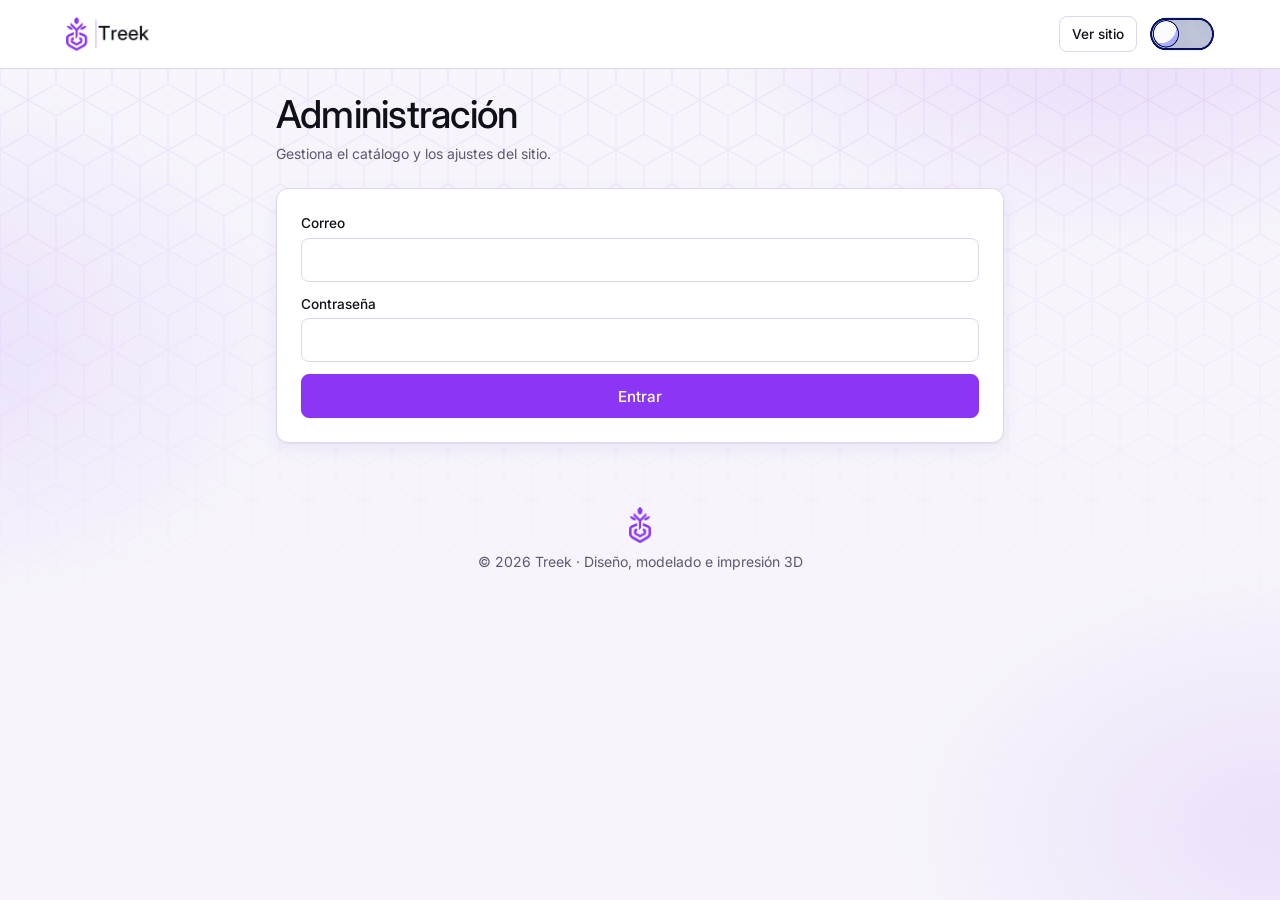
<file: admin.html>
<!DOCTYPE html>
<html lang="es">
<head>
<meta charset="utf-8">
<meta name="viewport" content="width=device-width, initial-scale=1, viewport-fit=cover">
<title>Administración · Treek</title>
<meta name="theme-color" content="#8b35f5">
<meta name="robots" content="noindex,nofollow">
<script>try{var t=localStorage.getItem('t3d-th');document.documentElement.dataset.t=(t?t==='d':matchMedia('(prefers-color-scheme:dark)').matches)?'dark':'light'}catch(e){}</script>
<!-- Tipografía Inter (SIL Open Font License 1.1). Si la alojas tú, incluye su archivo de licencia. -->
<link rel="preconnect" href="https://fonts.googleapis.com"><link rel="preconnect" href="https://fonts.gstatic.com" crossorigin>
<link rel="stylesheet" href="https://fonts.googleapis.com/css2?family=Inter:opsz,wght@14..32,400;14..32,500&display=swap">
<link rel="icon" href="assets/favicon.png">
<link rel="stylesheet" href="styles.css">
</head>
<body>
<main class="page" style="max-width:760px"><h1>Administración</h1><span class="mu">Gestiona el catálogo y los ajustes del sitio.</span><div id="adm" style="display:grid;gap:16px"><div class="card pan"><div class="sk" style="height:180px"></div></div></div></main>
<script src="assets/supabase.js"></script>
<script src="assets/sakuga/toast.js"></script>
<script src="app.js"></script>
<script>
shell('admin');
const sb=supabase.createClient(SB.url,SB.key),A=$('#adm'),PUB=SB.url+'/storage/v1/object/public/productos/';
let items=[],ed=null,cfg={whatsapp:'',moneda:'Bs'};
const f$=n=>(cfg.moneda||'Bs')+' '+(+n||0).toLocaleString('es-BO',{minimumFractionDigits:2,maximumFractionDigits:2});
const box=h=>'<div class="card pan db">'+h+'</div>';
const ES=m=>({'Invalid login credentials':'Correo o contraseña incorrectos','Email not confirmed':'Correo sin confirmar'}[m]||m);
function login(){A.innerHTML=box('<form id="lf" class="fg"><label class="full">Correo<input id="em" type="email" autocomplete="username" required></label><label class="full">Contraseña<input id="pw" type="password" autocomplete="current-password" required></label><button class="btn full" id="lb">Entrar</button></form>');
$('#lf').onsubmit=async e=>{e.preventDefault();const b=$('#lb');b.disabled=true;b.textContent='Entrando…';
const{error}=await sb.auth.signInWithPassword({email:$('#em').value.trim(),password:$('#pw').value});
if(error){toast(ES(error.message),'err');b.disabled=false;b.textContent='Entrar';return}await panel()}}
async function panel(){A.innerHTML=box('<div class="sk" style="height:180px"></div>');
const{data:ok,error:e0}=await sb.rpc('is_admin');
if(e0||!ok){await sb.auth.signOut();login();toast('Esta cuenta no tiene permisos de administrador','err');return}
const[p,a]=await Promise.all([sb.from('productos').select('*').order('creado_en',{ascending:false}),sb.from('ajustes').select('*').eq('id',1).maybeSingle()]);
if(p.error||a.error)toast('No se pudieron cargar todos los datos','err');
items=p.data||[];if(a.data)cfg=a.data;draw()}
function draw(){const p=ed||{nombre:'',precio:'',material:'PLA',categoria:'',descripcion:'',imagen_url:'',activo:true};
A.innerHTML=box(`<form id="cfg" class="fg"><h3 class="full">Ajustes</h3><label>WhatsApp (con código de país)<input id="cw" value="${esc(cfg.whatsapp)}" inputmode="tel" placeholder="59170847407"></label><label>Moneda<input id="cc" value="${esc(cfg.moneda)}" maxlength="5" required></label><button class="btn g full">Guardar ajustes</button></form>`)
+box(`<form id="pf" class="fg"><h3 class="full">${ed?'Editar':'Nuevo'} producto</h3><label class="full">Nombre<input id="pn" required maxlength="120" value="${esc(p.nombre)}"></label><label>Precio<input id="pp" type="number" min="0" step="any" inputmode="decimal" required value="${p.precio}"></label><label>Material<select id="pm">${['PLA','PETG','ABS'].map(m=>`<option ${m===p.material?'selected':''}>${m}</option>`).join('')}</select></label><label>Categoría<input id="pc" maxlength="60" value="${esc(p.categoria)}"></label><label>Estado<select id="pa"><option value="1" ${p.activo?'selected':''}>Visible</option><option value="0" ${p.activo?'':'selected'}>Oculto</option></select></label><label class="full">Descripción<input id="pd" maxlength="400" value="${esc(p.descripcion)}"></label><label class="full">Foto (JPG, PNG o WebP)<input id="pi" type="file" accept="image/*"></label>${p.imagen_url?`<img class="full" src="${esc(p.imagen_url)}" alt="Foto actual de ${esc(p.nombre)}" style="height:72px;width:auto;border-radius:8px">`:''}<button class="btn full">${ed?'Guardar cambios':'Agregar producto'}</button>${ed?'<button type="button" class="btn g full" id="pcx">Cancelar edición</button>':''}</form>`)
+box(`<h3>Productos (${items.length})</h3>${items.length?items.map(i=>`<div class="ar"><span>${esc(i.nombre)} · ${f$(i.precio)}${i.activo?'':' · oculto'}</span><button class="btn g s" data-e="${i.id}" aria-label="Editar ${esc(i.nombre)}">Editar</button><button class="btn d s" data-d="${i.id}" aria-label="Eliminar ${esc(i.nombre)}">Borrar</button></div>`).join(''):'<p class="mu">Sin productos todavía. Agrega el primero arriba.</p>'}<button class="btn g" id="out">Cerrar sesión</button>`);
$('#cfg').onsubmit=async e=>{e.preventDefault();const w=$('#cw').value.replace(/\D/g,''),m=$('#cc').value.trim()||'Bs';
const{error}=await sb.from('ajustes').upsert({id:1,whatsapp:w,moneda:m});if(error)return toast('No se pudo guardar: '+error.message,'err');cfg={whatsapp:w,moneda:m};toast('Ajustes guardados');draw()};
$('#pf').onsubmit=async e=>{e.preventDefault();const b=e.submitter;b.disabled=true;const old=p.imagen_url;let url=old;
try{const f=$('#pi').files[0];if(f){const bl=await rs(f);if(!bl)throw new Error('La imagen no es válida');const path=crypto.randomUUID()+'.jpg';
const up=await sb.storage.from('productos').upload(path,bl,{contentType:'image/jpeg'});if(up.error)throw up.error;url=PUB+path}
const row={nombre:$('#pn').value.trim(),precio:+$('#pp').value,material:$('#pm').value,categoria:$('#pc').value.trim(),descripcion:$('#pd').value.trim(),imagen_url:url||null,activo:$('#pa').value==='1'};
const r=ed?await sb.from('productos').update(row).eq('id',ed.id):await sb.from('productos').insert(row);if(r.error)throw r.error;
if(old&&url!==old)rmImg(old);toast(ed?'Producto actualizado':'Producto agregado');ed=null;await panel()}
catch(err){toast('Error: '+(err.message||err),'err');b.disabled=false}};
if(ed)$('#pcx').onclick=()=>{ed=null;draw()}}
const rmImg=u=>{if(u&&u.startsWith(PUB))sb.storage.from('productos').remove([u.slice(PUB.length)])};
A.onclick=async e=>{const a=e.target.closest('[data-e]'),d=e.target.closest('[data-d]');
if(a){ed=items.find(x=>x.id==a.dataset.e);draw();$('#pf').scrollIntoView({behavior:'smooth'})}
if(d&&confirm('¿Eliminar este producto?')){const it=items.find(x=>x.id==d.dataset.d),{error}=await sb.from('productos').delete().eq('id',it.id);
if(error)return toast('No se pudo eliminar: '+error.message,'err');rmImg(it.imagen_url);toast('Producto eliminado');await panel()}
if(e.target.closest('#out')){await sb.auth.signOut();ed=null;login()}};
function rs(f){return new Promise(r=>{const im=new Image,u=URL.createObjectURL(f);im.onload=()=>{const k=Math.min(1,800/im.width),c=document.createElement('canvas');c.width=im.width*k;c.height=im.height*k;c.getContext('2d').drawImage(im,0,0,c.width,c.height);URL.revokeObjectURL(u);c.toBlob(b=>r(b),'image/jpeg',.82)};im.onerror=()=>r(null);im.src=u})}
sb.auth.getSession().then(({data})=>data.session?panel():login());
</script>
</body>
</html>
</file>
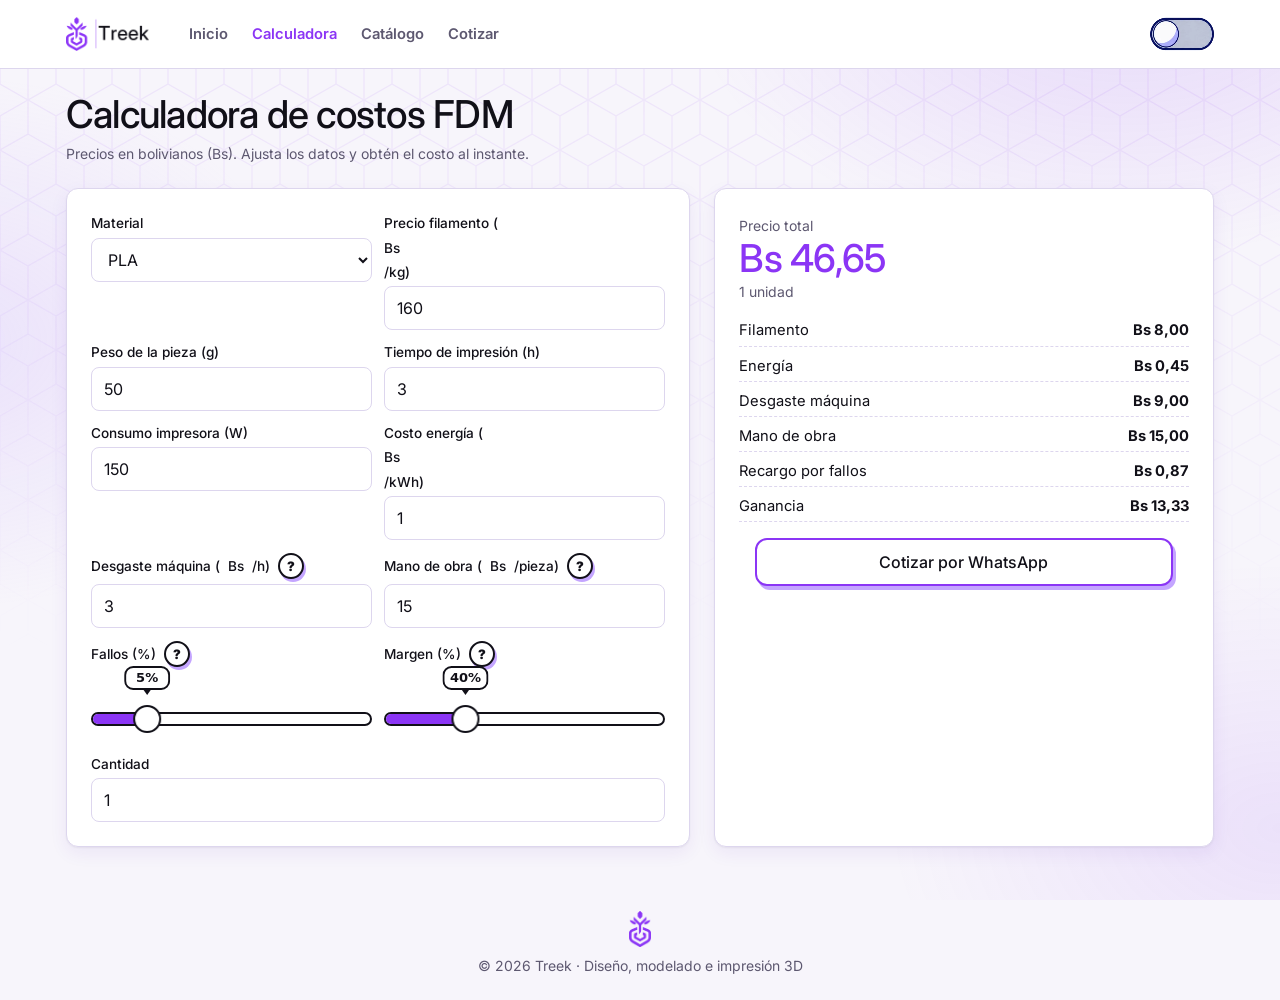
<file: calculadora.html>
<!DOCTYPE html>
<html lang="es">
<head>
<meta charset="utf-8">
<meta name="viewport" content="width=device-width, initial-scale=1, viewport-fit=cover">
<title>Calculadora de costos · Treek</title>
<meta name="theme-color" content="#8b35f5">
<script>try{var t=localStorage.getItem('t3d-th');document.documentElement.dataset.t=(t?t==='d':matchMedia('(prefers-color-scheme:dark)').matches)?'dark':'light'}catch(e){}</script>
<!-- Tipografía Inter (SIL Open Font License 1.1). Si la alojas tú, incluye su archivo de licencia. -->
<link rel="preconnect" href="https://fonts.googleapis.com"><link rel="preconnect" href="https://fonts.gstatic.com" crossorigin>
<link rel="stylesheet" href="https://fonts.googleapis.com/css2?family=Inter:opsz,wght@14..32,400;14..32,500&display=swap">
<link rel="icon" href="assets/favicon.png">
<link rel="stylesheet" href="styles.css">
</head>
<body>
<main class="page"><h1>Calculadora de costos FDM</h1><span class="mu">Precios en bolivianos (Bs). Ajusta los datos y obtén el costo al instante.</span>
<div class="calc">
<form class="card pan fg" id="cf" onsubmit="return false">
<label>Material<select id="mat" aria-label="Material"></select></label>
<label>Precio filamento (<span class="cu">Bs</span>/kg)<input id="pk" type="number" min="0" max="2000" step="any" inputmode="decimal"></label>
<label>Peso de la pieza (g)<input id="g" type="number" min="0" max="20000" step="any" inputmode="decimal" value="50"></label>
<label>Tiempo de impresión (h)<input id="h" type="number" min="0" max="500" step="any" inputmode="decimal" value="3"></label>
<label>Consumo impresora (W)<input id="w" type="number" min="0" max="1500" step="any" inputmode="decimal" value="150"></label>
<label>Costo energía (<span class="cu">Bs</span>/kWh)<input id="kw" type="number" min="0" max="20" step="any" inputmode="decimal" value="1"></label>
<label><span class="lt">Desgaste máquina (<span class="cu">Bs</span>/h) <sakuga-tooltip text="Costo de usar la impresora cada hora: repuestos, mantenimiento y desgaste." label="Ayuda: desgaste"></sakuga-tooltip></span><input id="mh" type="number" min="0" max="100" step="any" inputmode="decimal" value="3"></label>
<label><span class="lt">Mano de obra (<span class="cu">Bs</span>/pieza) <sakuga-tooltip text="Tu tiempo para preparar, retirar y dar acabado a cada pieza." label="Ayuda: mano de obra"></sakuga-tooltip></span><input id="lb" type="number" min="0" max="5000" step="any" inputmode="decimal" value="15"></label>
<div class="fld"><span>Fallos (%) <sakuga-tooltip text="Costo extra por piezas que salen mal y hay que repetir." label="Ayuda: fallos"></sakuga-tooltip></span><sakuga-slider id="fl" label="Fallos" value="5" min="0" max="30" step="1"></sakuga-slider></div>
<div class="fld"><span>Margen (%) <sakuga-tooltip text="Tu ganancia sobre el costo total de la pieza." label="Ayuda: margen"></sakuga-tooltip></span><sakuga-slider id="mg" label="Margen" value="40" min="0" max="150" step="1"></sakuga-slider></div>
<label class="full">Cantidad<input id="q" type="number" min="1" max="10000" step="1" inputmode="numeric" value="1"></label>
</form>
<div class="card pan res" aria-live="polite">
<div id="rsk" aria-hidden="true"><div class="sk" style="height:18px;width:40%;margin-bottom:12px"></div><div class="sk" style="height:48px;width:70%;margin-bottom:16px"></div><div class="sk" style="height:90px"></div></div>
<div id="rv" hidden><span class="mu">Precio total</span><div class="tot" id="tt"></div><span class="mu" id="tu"></span>
<ul class="bk" id="bk"></ul>
<p class="mu" id="hint" hidden>Ingresa el peso y el tiempo de la pieza para ver el precio.</p>
<sakuga-button class="w" id="cq">Cotizar por WhatsApp</sakuga-button></div>
</div></div>
</main>
<script src="assets/sakuga/button.js"></script>
<script src="assets/sakuga/slider.js"></script>
<script src="assets/sakuga/tooltip.js"></script>
<script src="app.js"></script>
<script>
shell('calc');
const MAT={PLA:160,PETG:180,ABS:200}; // Bs/kg de referencia (tiendas bolivianas, nov. 2026); editables en pantalla
const LIM={g:20000,pk:2000,w:1500,h:500,kw:20,mh:100,lb:5000,q:10000};
/* calculadora */
const F=id=>Math.min(LIM[id]||1e9,Math.max(0,parseFloat($('#'+id).value)||0));
$('#mat').innerHTML=Object.keys(MAT).map(k=>`<option>${k}</option>`).join('');$('#pk').value=MAT.PLA;
$('#mat').onchange=()=>{$('#pk').value=MAT[$('#mat').value];calc()};
let R={};
function calc(){
const g=F('g'),h=F('h'),mat=g/1000*F('pk'),en=F('w')/1000*h*F('kw'),mq=h*F('mh'),lb=F('lb'),sub=mat+en+mq,fl=sub*F('fl')/100,base=sub+fl+lb,mg=base*F('mg')/100;
const u=Math.round((base+mg)*100+1e-7)/100,q=Math.max(1,Math.round(F('q'))||1),ok=g>0&&h>0;
R={u,t:Math.round(u*q*100+1e-7)/100,q,mat,en,mq,lb,fl,mg,ok};
$('#tt').textContent=ok?fm(R.t):'—';$('#tu').textContent=!ok?'Falta el peso o el tiempo':q>1?fm(u)+' por unidad × '+q:'1 unidad';
$('#cq').toggleAttribute('disabled',!ok);$('#hint').hidden=ok;
$('#bk').innerHTML=ok?[['Filamento',R.mat],['Energía',R.en],['Desgaste máquina',R.mq],['Mano de obra',R.lb],['Recargo por fallos',R.fl],['Ganancia',R.mg]].map(a=>`<li><span>${a[0]}</span><b>${fm(a[1])}</b></li>`).join(''):''}
$('#cf').addEventListener('input',calc);
$('#cq').onclick=()=>{if(R.ok&&wa(`Hola Treek, quiero cotizar una pieza.\nMaterial: ${$('#mat').value}\nPeso: ${F('g')} g · Tiempo: ${F('h')} h\nCantidad: ${R.q}\nEstimado de la calculadora: ${fm(R.t)}${R.q>1?' ('+fm(R.u)+' c/u)':''}`))$('#cq').done()};
['fl','mg'].forEach(i=>$('#'+i).addEventListener('input',calc));


calc();DATA.then(()=>{document.querySelectorAll('.cu').forEach(e=>e.textContent=cur());calc();$('#rsk').remove();$('#rv').hidden=false});
</script>
</body>
</html>
</file>
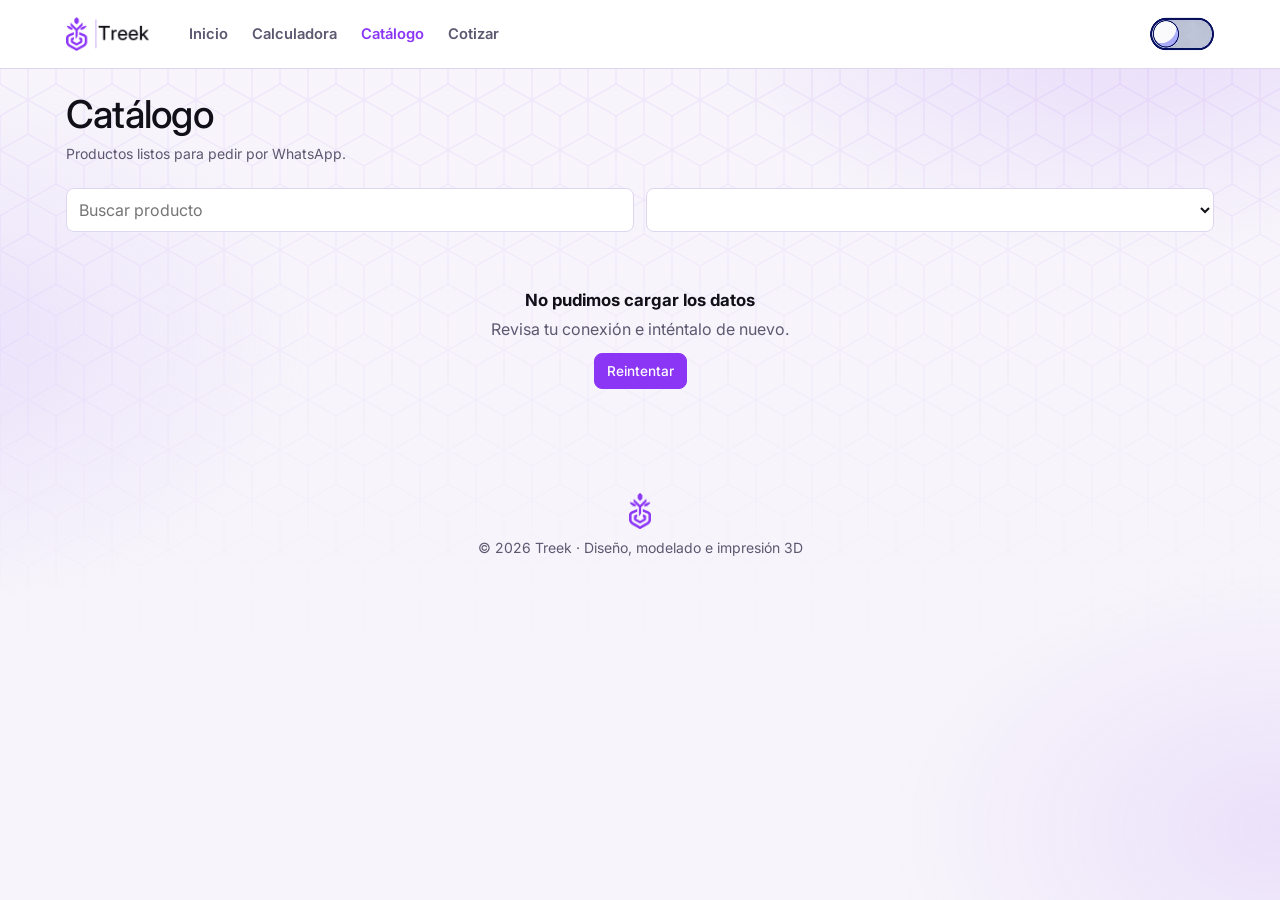
<file: catalogo.html>
<!DOCTYPE html>
<html lang="es">
<head>
<meta charset="utf-8">
<meta name="viewport" content="width=device-width, initial-scale=1, viewport-fit=cover">
<title>Catálogo · Treek</title>
<meta name="theme-color" content="#8b35f5">
<script>try{var t=localStorage.getItem('t3d-th');document.documentElement.dataset.t=(t?t==='d':matchMedia('(prefers-color-scheme:dark)').matches)?'dark':'light'}catch(e){}</script>
<!-- Tipografía Inter (SIL Open Font License 1.1). Si la alojas tú, incluye su archivo de licencia. -->
<link rel="preconnect" href="https://fonts.googleapis.com"><link rel="preconnect" href="https://fonts.gstatic.com" crossorigin>
<link rel="stylesheet" href="https://fonts.googleapis.com/css2?family=Inter:opsz,wght@14..32,400;14..32,500&display=swap">
<link rel="icon" href="assets/favicon.png">
<link rel="stylesheet" href="styles.css">
</head>
<body>
<main class="page"><h1>Catálogo</h1><span class="mu">Productos listos para pedir por WhatsApp.</span>
<div class="tb"><input id="sq" type="search" placeholder="Buscar producto" aria-label="Buscar producto"><select id="sc" aria-label="Filtrar por categoría"></select></div>
<div class="grid" id="gr"></div></main>
<script src="assets/sakuga/button.js"></script>
<script src="app.js"></script>
<script>
shell('cat');
function cats(){const c=[...new Set(S.items.map(i=>i.c).filter(Boolean))];$('#sc').innerHTML='<option value="">Todas las categorías</option>'+c.map(x=>`<option>${esc(x)}</option>`).join('')}
function cat(){const q=$('#sq').value.toLowerCase(),c=$('#sc').value,g=$('#gr');
const l=S.items.filter(i=>(!c||i.c===c)&&(i.n+' '+i.d).toLowerCase().includes(q));g.setAttribute('aria-busy','false');
if(!S.items.length)g.innerHTML='<div class="empty"><b>Aún no hay productos</b>Vuelve pronto, estamos preparando el catálogo.</div>';
else if(!l.length)g.innerHTML='<div class="empty"><b>Sin resultados</b>Prueba con otra búsqueda o categoría.</div>';
else g.innerHTML=l.map(card).join('')}
bindQ($('#gr'));$('#sq').oninput=cat;$('#sc').onchange=cat;
withData($('#gr'),()=>{cats();cat()});
</script>
</body>
</html>
</file>
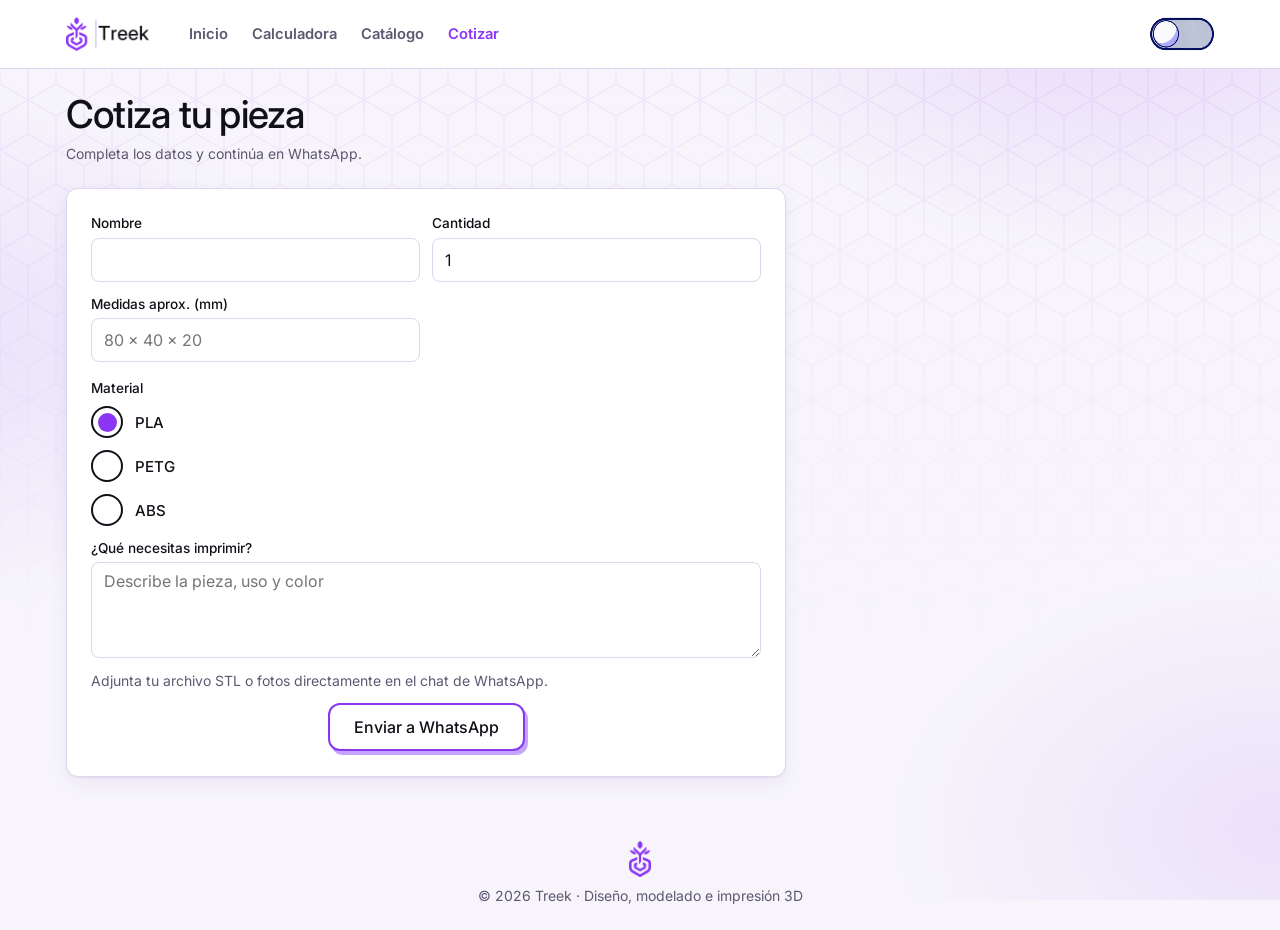
<file: cotizar.html>
<!DOCTYPE html>
<html lang="es">
<head>
<meta charset="utf-8">
<meta name="viewport" content="width=device-width, initial-scale=1, viewport-fit=cover">
<title>Cotizar tu pieza · Treek</title>
<meta name="theme-color" content="#8b35f5">
<script>try{var t=localStorage.getItem('t3d-th');document.documentElement.dataset.t=(t?t==='d':matchMedia('(prefers-color-scheme:dark)').matches)?'dark':'light'}catch(e){}</script>
<!-- Tipografía Inter (SIL Open Font License 1.1). Si la alojas tú, incluye su archivo de licencia. -->
<link rel="preconnect" href="https://fonts.googleapis.com"><link rel="preconnect" href="https://fonts.gstatic.com" crossorigin>
<link rel="stylesheet" href="https://fonts.googleapis.com/css2?family=Inter:opsz,wght@14..32,400;14..32,500&display=swap">
<link rel="icon" href="assets/favicon.png">
<link rel="stylesheet" href="styles.css">
</head>
<body>
<main class="page"><h1>Cotiza tu pieza</h1><span class="mu">Completa los datos y continúa en WhatsApp.</span>
<form class="card pan fg" id="qf" style="max-width:720px">
<label>Nombre<input id="qn" required autocomplete="name"></label>

<label>Cantidad<input id="qc" type="number" min="1" value="1" inputmode="numeric" required></label>
<label>Medidas aprox. (mm)<input id="qd" placeholder="80 x 40 x 20"></label>
<div class="fld full"><span>Material</span><sakuga-radio id="qm" label="Material" name="material"><option value="PLA" selected>PLA</option><option value="PETG">PETG</option><option value="ABS">ABS</option></sakuga-radio></div>
<label class="full">¿Qué necesitas imprimir?<textarea id="qt" required placeholder="Describe la pieza, uso y color"></textarea></label>
<p class="mu full">Adjunta tu archivo STL o fotos directamente en el chat de WhatsApp.</p>
<sakuga-button class="w full" type="submit">Enviar a WhatsApp</sakuga-button>
</form>
</main>
<script src="assets/sakuga/button.js"></script>
<script src="assets/sakuga/radio.js"></script>
<script src="app.js"></script>
<script>
shell('quote');
/* cotizar */
$('#qf').onsubmit=e=>{e.preventDefault();wa(`Hola Treek, soy ${$('#qn').value}.\nQuiero cotizar: ${$('#qt').value}\nMaterial: ${$('#qm').value}\nCantidad: ${$('#qc').value}\nMedidas: ${$('#qd').value||'sin definir'}`)};


</script>
</body>
</html>
</file>
<file: styles.css>
:root{--bg:#f7f5fb;--sf:#fff;--sf2:#f0ebfa;--tx:#111018;--mu:#5d5870;--bd:#ddd6ee;--pr:#8b35f5;--prh:#5b21b6;--onp:#fff;--pt:#8b35f5;--fc:#5b21b6;--ac:#c4a5ff;--er:#b42318;--ok:#18794e;--sk1:#ece6f8;--sk2:#f8f5fd;
--f:"Inter",system-ui,-apple-system,"Segoe UI",Roboto,sans-serif;--s1:4px;--s2:8px;--s3:12px;--s4:16px;--s5:24px;--s6:40px;--r:12px;--rs:8px;--sh:0 1px 2px rgba(17,16,24,.05),0 6px 18px rgba(91,33,182,.07);--tb:64px}
[data-t=dark]{--bg:#111018;--sf:#1a1824;--sf2:#252134;--tx:#fff;--mu:#b5aecb;--bd:#322d47;--pr:#8b35f5;--prh:#5b21b6;--onp:#fff;--pt:#c4a5ff;--fc:#c4a5ff;--er:#ff8a80;--ok:#5fd6a0;--sk1:#252134;--sk2:#322d47;--sh:0 1px 2px rgba(0,0,0,.4),0 6px 18px rgba(0,0,0,.35)}
*{box-sizing:border-box;margin:0}html{scroll-behavior:smooth;scroll-padding-top:80px}
body{font:400 16px/1.5 var(--f);background:var(--bg);color:var(--tx);padding-bottom:calc(var(--tb) + env(safe-area-inset-bottom,0px))}
h1,h2,h3{font-weight:500;letter-spacing:-.02em;font-optical-sizing:auto}h1{font-size:clamp(1.9rem,5.5vw,3.2rem);line-height:1.1}h2{font-size:1.4rem}h3{font-size:1rem;letter-spacing:-.01em}
a{color:inherit}.mu{color:var(--mu);font-size:.875rem}
.w{max-width:1180px;margin:auto;padding:0 var(--s4)}
header{position:sticky;top:0;z-index:20;background:var(--sf);border-bottom:1px solid var(--bd);padding-top:env(safe-area-inset-top,0px)}
header .w{display:flex;align-items:center;gap:var(--s3);height:60px}
.brand{display:flex;align-items:center;text-decoration:none;margin-right:auto;border-radius:var(--rs)}
.brand img{height:34px;width:auto}.dk,[data-t=dark] .lt{display:none}[data-t=dark] .dk{display:block}
nav{position:fixed;left:0;right:0;bottom:0;display:flex;background:var(--sf);border-top:1px solid var(--bd);padding-bottom:env(safe-area-inset-bottom,0px);z-index:20}
nav a{flex:1;height:var(--tb);display:grid;place-items:center;text-decoration:none;font-size:.8rem;font-weight:600;color:var(--mu)}
nav a:hover,nav a.on{color:var(--pt)}
.btn{display:inline-flex;align-items:center;justify-content:center;gap:var(--s2);min-height:44px;padding:0 var(--s4);border-radius:var(--rs);border:1px solid var(--pr);background:var(--pr);color:var(--onp);font:500 .95rem var(--f);cursor:pointer;text-decoration:none;transition:background .15s,transform .05s}
.btn:hover{background:var(--prh)}.btn:active{transform:scale(.97)}
.btn.g{background:transparent;color:var(--tx);border-color:var(--bd)}.btn.g:hover{background:var(--sf2)}
.btn.d{background:transparent;color:var(--er);border-color:var(--er)}
.btn.s{min-height:36px;padding:0 var(--s3);font-size:.85rem}
.btn:disabled{opacity:.45;cursor:not-allowed;transform:none}
:focus-visible{outline:3px solid var(--fc);outline-offset:2px}
.hero{padding:var(--s6) var(--s4) var(--s5);display:flex;align-items:center;justify-content:space-between;gap:var(--s5)}.hero .hs{display:none;height:240px;width:auto}.hero p{color:var(--mu);margin:var(--s3) 0 var(--s5);max-width:46ch}
.hero .ac{display:flex;gap:var(--s3);flex-wrap:wrap}
section{padding:var(--s5) 0}section>.w>h2{margin-bottom:var(--s4)}
.card{background:var(--sf);border:1px solid var(--bd);border-radius:var(--r);box-shadow:var(--sh)}.card.pc{transition:border-color .15s}.card.pc:hover{border-color:var(--pr)}
.calc{display:grid;gap:var(--s4)}
.pan{padding:var(--s4)}
.fg{display:grid;grid-template-columns:1fr 1fr;gap:var(--s3)}
.fg .full{grid-column:1/-1}
label{display:grid;align-content:start;gap:var(--s1);font-size:.85rem;font-weight:500}
input,select,textarea{width:100%;min-height:44px;padding:var(--s2) var(--s3);border:1px solid var(--bd);border-radius:var(--rs);background:var(--sf);color:var(--tx);font:1rem var(--f)}
textarea{min-height:96px;resize:vertical}
input:hover,select:hover,textarea:hover{border-color:var(--mu)}
input:focus-visible,select:focus-visible,textarea:focus-visible{outline:3px solid var(--fc);outline-offset:0;border-color:var(--pr)}
input:disabled{opacity:.5}
.tot{font-size:2.4rem;font-weight:500;letter-spacing:-.02em;color:var(--pt);line-height:1.1}
.bk{list-style:none;padding:0;margin:var(--s4) 0;display:grid;gap:var(--s2)}
.bk li{display:flex;justify-content:space-between;font-size:.92rem;border-bottom:1px dashed var(--bd);padding-bottom:var(--s1)}
.res{display:grid;gap:var(--s3);align-content:start}
.tb{display:flex;gap:var(--s3);margin-bottom:var(--s4);flex-wrap:wrap}.tb>*{flex:1 1 180px}
.grid{display:grid;grid-template-columns:repeat(2,1fr);gap:var(--s3)}
.pc{overflow:hidden;display:flex;flex-direction:column}
.pc img{width:100%;aspect-ratio:4/3;object-fit:cover;background:var(--sf2)}
.pc .b{padding:var(--s3);display:grid;gap:var(--s1);flex:1;align-content:start}
.pc .pr{font-weight:500;color:var(--pt)}
.pc .btn{margin:0 var(--s3) var(--s3)}
.chip{display:inline-block;font-size:.72rem;font-weight:500;background:var(--sf2);color:var(--pt);border-radius:99px;padding:2px 10px;justify-self:start}
.sk{background:linear-gradient(90deg,var(--sk1),var(--sk2),var(--sk1));background-size:200% 100%;animation:sh 1.3s infinite linear;border-radius:var(--rs)}
@keyframes sh{to{background-position:-200% 0}}
@media(prefers-reduced-motion:reduce){.sk{animation:none}html{scroll-behavior:auto}}
.empty{text-align:center;padding:var(--s6) var(--s4);color:var(--mu);grid-column:1/-1}
.empty b{display:block;color:var(--tx);font-size:1.05rem;margin-bottom:var(--s1)}
.db{padding:var(--s4);display:grid;gap:var(--s4)}
.ar{display:flex;align-items:center;gap:var(--s2);padding:var(--s2) 0;border-bottom:1px solid var(--bd)}
.ar span{flex:1;min-width:0;overflow:hidden;text-overflow:ellipsis;white-space:nowrap}
#toast{position:fixed;left:50%;bottom:calc(var(--tb) + 16px + env(safe-area-inset-bottom,0px));transform:translate(-50%,20px);background:var(--tx);color:var(--bg);padding:var(--s3) var(--s4);border-radius:var(--rs);opacity:0;pointer-events:none;transition:.25s;z-index:60;max-width:90%;text-align:center}
#toast.on{opacity:1;transform:translate(-50%,0)}#toast.err{background:var(--er);color:#fff}
footer{padding:var(--s5) 0;display:flex;flex-direction:column;align-items:center;gap:var(--s2)}footer img{height:36px;width:auto}
@media(min-width:768px){
body{padding-bottom:0}
nav{position:static;border:0;background:none;padding:0;width:auto}nav a{height:44px;padding:0 var(--s3);border-radius:var(--rs);font-size:.92rem}nav a:hover{background:var(--sf2)}
header .w{height:68px}.brand{margin-right:var(--s4)}header .sp{flex:1}
.grid{grid-template-columns:repeat(3,1fr);gap:var(--s4)}.pan{padding:var(--s5)}.hs.lt{display:block}[data-t=dark] .hs.lt{display:none}[data-t=dark] .hs.dk{display:block}#toast{bottom:24px}
}
@media(min-width:1100px){
.calc{grid-template-columns:1.25fr 1fr;gap:var(--s5)}.res{position:sticky;top:84px}
.grid{grid-template-columns:repeat(4,1fr)}.hero{padding:72px var(--s4) var(--s5)}.hs{height:340px}
}

.noav{padding-bottom:0}
.page{max-width:1180px;margin:auto;padding:var(--s5) var(--s4) var(--s6)}
.page>h1{font-size:clamp(1.7rem,4.5vw,2.4rem);margin-bottom:var(--s2)}.page>.mu{display:block;margin-bottom:var(--s5)}
.sh{display:flex;justify-content:space-between;align-items:center;gap:var(--s3);margin-bottom:var(--s4)}
.menu{display:grid;gap:var(--s3);padding:0 var(--s4) var(--s5)}
.mc{display:flex;flex-direction:column;gap:var(--s2);padding:var(--s5);text-decoration:none;min-height:170px;transition:border-color .15s,transform .15s,background .15s}
.mc svg{width:36px;height:36px;color:var(--pt)}.mc h2{font-size:1.4rem}
.mc .go{margin-top:auto;padding-top:var(--s3);font-weight:500;color:var(--pt)}
.mc:hover{border-color:var(--pr);transform:translateY(-2px)}.mc:active{transform:none}
.mc.p{background:var(--pr);border-color:var(--pr);color:#fff}.mc.p svg,.mc.p .go,.mc.p .mu{color:#fff}.mc.p:hover{background:var(--prh);border-color:var(--prh)}
@media(min-width:768px){.menu{grid-template-columns:repeat(3,1fr);gap:var(--s4)}.mc{min-height:230px}.mc h2{font-size:1.6rem}}
@media(min-width:1100px){.menu{grid-template-columns:1.35fr 1fr 1fr}.mc.p{min-height:260px}}

/* Fondo decorativo: resplandores violeta + trama hexagonal que se desvanece */
body::before,body::after{content:"";position:fixed;inset:0;z-index:-1;pointer-events:none}
body::before{background:radial-gradient(640px 420px at 88% -4%,rgba(139,53,245,.16),transparent 70%),radial-gradient(520px 380px at -4% 38%,rgba(196,165,255,.24),transparent 70%),radial-gradient(560px 380px at 100% 92%,rgba(139,53,245,.10),transparent 70%)}
body::after{opacity:.09;background:url("data:image/svg+xml,%3Csvg xmlns='http://www.w3.org/2000/svg' width='56' height='100' viewBox='0 0 56 100'%3E%3Cpath d='M28 66L0 50L0 16L28 0L56 16L56 50L28 66L28 100' fill='none' stroke='%238b35f5' stroke-width='1.3'/%3E%3Cpath d='M28 0L28 34L0 50L0 84L28 100L56 84L56 50L28 34' fill='none' stroke='%238b35f5' stroke-width='1.3'/%3E%3C/svg%3E");-webkit-mask-image:linear-gradient(180deg,#000,transparent 75%);mask-image:linear-gradient(180deg,#000,transparent 75%)}
[data-t=dark] body::before{background:radial-gradient(640px 420px at 88% -4%,rgba(139,53,245,.30),transparent 70%),radial-gradient(520px 380px at -4% 38%,rgba(91,33,182,.40),transparent 70%),radial-gradient(560px 380px at 100% 92%,rgba(139,53,245,.18),transparent 70%)}
[data-t=dark] body::after{opacity:.16}
/* Modelo 3D */
.hero{flex-direction:column;align-items:stretch;gap:var(--s3)}
.m3{position:relative;width:100%;height:270px;cursor:grab;touch-action:pan-y;user-select:none}.m3:active{cursor:grabbing}
.m3::before{content:"";position:absolute;inset:6%;background:radial-gradient(closest-side,rgba(139,53,245,.30),transparent);filter:blur(18px)}
.m3 canvas{position:relative;z-index:1;width:100%;height:100%;display:block}
.m3 .sk{position:absolute;inset:8% 24%;border-radius:var(--r)}
.m3h{position:absolute;z-index:2;left:0;right:0;bottom:0;text-align:center;font-size:.75rem}
@media(min-width:768px){.hero{flex-direction:row;align-items:center}.m3{flex:0 0 340px;width:340px;height:390px}}
@media(min-width:1100px){.m3{flex-basis:450px;width:450px;height:450px}}
@media(prefers-reduced-motion:reduce){.m3{cursor:default}}

/* Sakuga VFX (MIT, assets/sakuga): componentes con efectos, tematizados con la marca */
:root{--sk-card:#fff;--sk-ink:#111018;--sk-dim:#5d5870;--sk-soft:#c4a5ff;--sk-pri:#8b35f5;--sk-pri-ink:#fff;--sk-acc:#5b21b6;--sk-track:#ddd6ee;--sk-r:12px;--sk-bw:2px;--sk-sh:3px 4px 0 var(--sk-soft);--sk-on-pri:#fff;--sk-btn-line:#8b35f5;--sk-alt-line:var(--bd)}
[data-t=dark]{--sk-card:#1a1824;--sk-ink:#fff;--sk-dim:#b5aecb;--sk-soft:#5b21b6;--sk-acc:#c4a5ff;--sk-track:#322d47;--sk-btn-line:#8b35f5}
sakuga-button::part(button){font:500 16px/1.2 var(--f);font-style:normal;letter-spacing:0;padding:12px 24px}
sakuga-button.sm::part(button){padding:8px 16px;font-size:14px}
sakuga-button.w{display:block}sakuga-button.w::part(button){width:100%}
sakuga-button.pc-b{margin:0 var(--s3) var(--s3)}
sakuga-slider{--sk-slider-width:100%;display:block;width:100%}
sakuga-toast{position:fixed;left:50%;bottom:calc(var(--tb) + 16px + env(safe-area-inset-bottom,0px));transform:translateX(-50%);z-index:60;pointer-events:none}
@media(min-width:768px){sakuga-toast{bottom:24px}}
sakuga-button:not(:defined){display:inline-block;padding:8px 16px;border:1px solid var(--pr);border-radius:var(--rs)}
.fld{display:grid;gap:var(--s1);align-content:start;font-size:.85rem;font-weight:500}
.fld>span{display:flex;align-items:center;gap:var(--s2)}
sakuga-tooltip::part(button){width:26px;height:26px;font-size:13px;box-shadow:2px 3px 0 var(--sk-soft)}
.fld>span,label>.lt{display:flex;align-items:center;gap:var(--s2);min-height:28px}
.fld sakuga-slider{margin-top:24px}
sakuga-toggle{zoom:.6;margin:0}
sakuga-toggle:not(:defined){display:inline-block;width:108px;height:54px;border-radius:99px;background:linear-gradient(90deg,var(--sk1),var(--sk2),var(--sk1));background-size:200% 100%;animation:sh 1.3s infinite linear}
@media(prefers-reduced-motion:reduce){sakuga-toggle:not(:defined){animation:none}}
</file>
